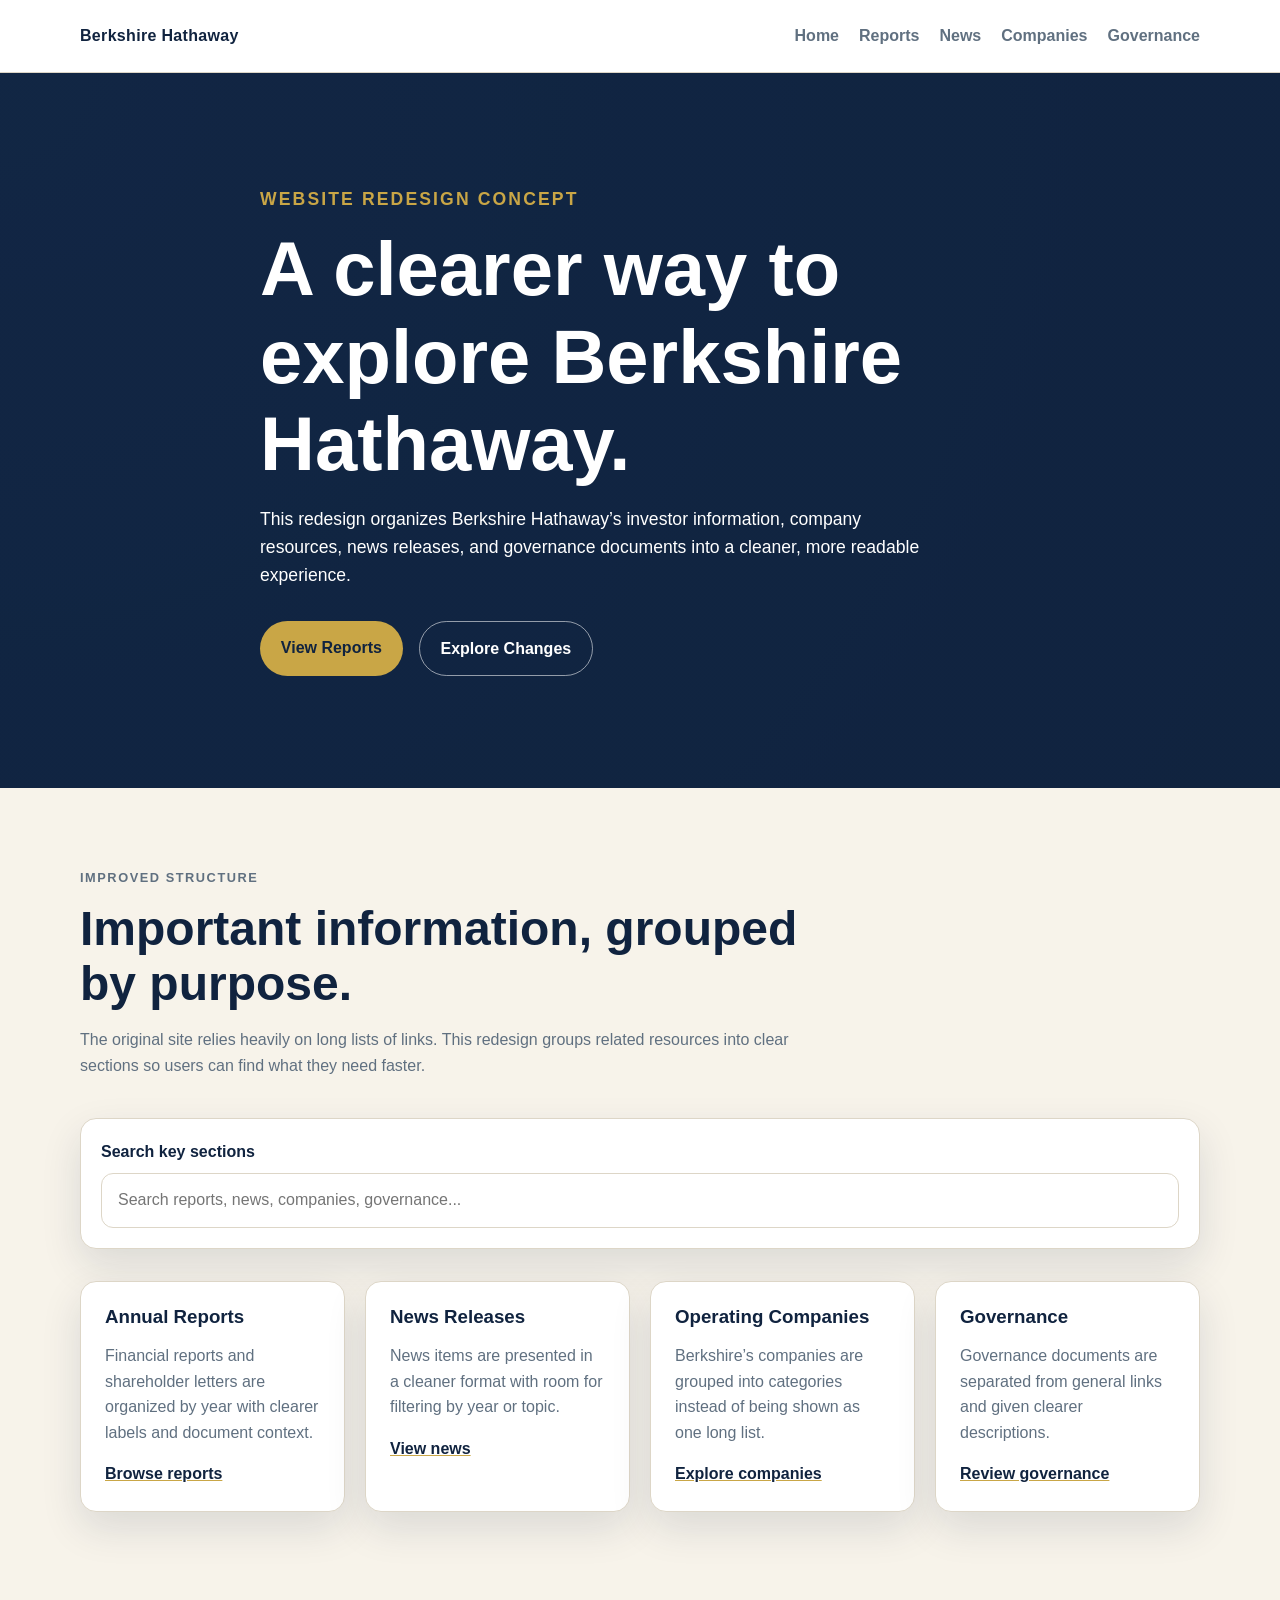
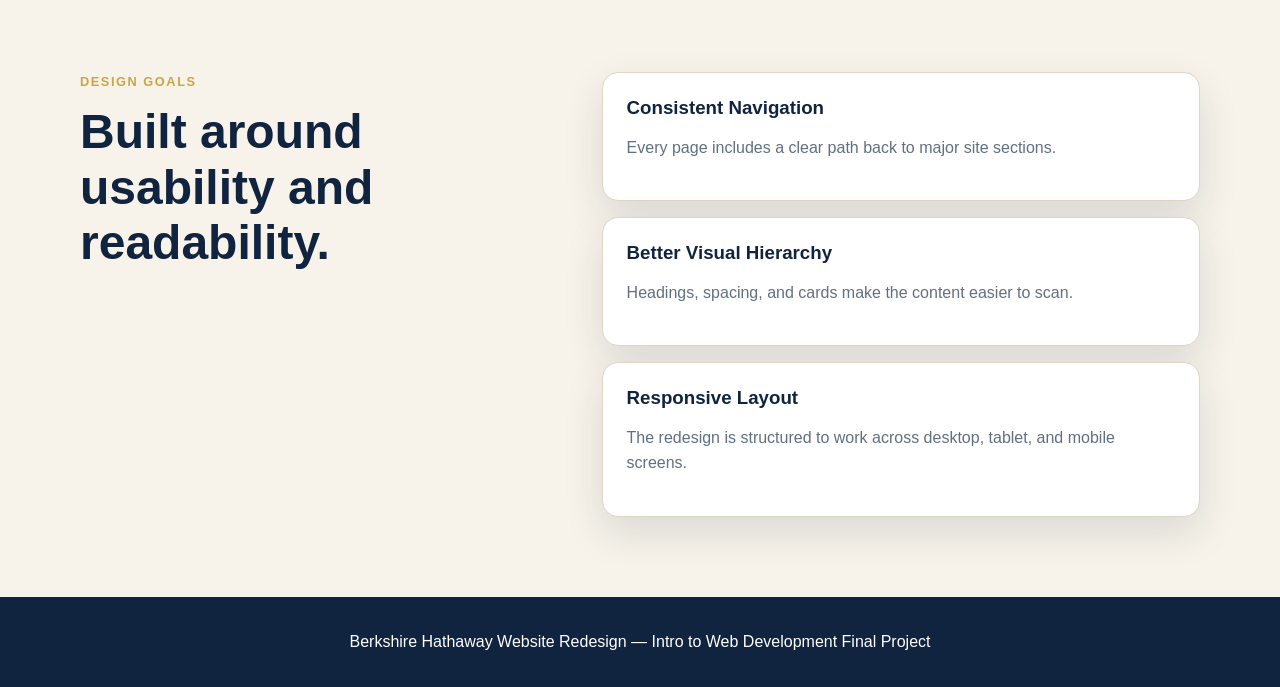
<file: index.html>
<!DOCTYPE html>
<html lang="en">
<head>
  <meta charset="UTF-8" />
  <meta name="viewport" content="width=device-width, initial-scale=1.0" />
  <title>Berkshire Hathaway Redesign</title>
  <link rel="stylesheet" href="css/styles.css" />
</head>
<body>
  <header class="site-header">
    <nav class="navbar">
      <a class="logo" href="index.html">Berkshire Hathaway</a>

      <button class="nav-toggle" aria-label="Toggle navigation">
        ☰
      </button>

      <ul class="nav-links">
        <li><a href="index.html">Home</a></li>
        <li><a href="reports.html">Reports</a></li>
        <li><a href="news.html">News</a></li>
        <li><a href="companies.html">Companies</a></li>
        <li><a href="governance.html">Governance</a></li>
      </ul>
    </nav>
  </header>

  <main>
    <section class="hero">
      <div class="hero-content">
        <p class="eyebrow">Website Redesign Concept</p>
        <h1>A clearer way to explore Berkshire Hathaway.</h1>
        <p>
          This redesign organizes Berkshire Hathaway’s investor information,
          company resources, news releases, and governance documents into a
          cleaner, more readable experience.
        </p>
        <div class="hero-actions">
          <a class="button primary" href="reports.html">View Reports</a>
          <a class="button secondary" href="#overview">Explore Changes</a>
        </div>
      </div>
    </section>

    <section id="overview" class="section">
      <div class="section-heading">
        <p class="eyebrow">Improved Structure</p>
        <h2>Important information, grouped by purpose.</h2>
        <p>
          The original site relies heavily on long lists of links. This redesign
          groups related resources into clear sections so users can find what
          they need faster.
        </p>
      </div>

      <div class="search-panel">
        <label for="siteSearch">Search key sections</label>
        <input
          type="search"
          id="siteSearch"
          placeholder="Search reports, news, companies, governance..."
        />
      </div>

      <div class="card-grid">
        <article class="card searchable-item" data-search="annual reports financial reports shareholder letters investor documents">
          <h3>Annual Reports</h3>
          <p>
            Financial reports and shareholder letters are organized by year with
            clearer labels and document context.
          </p>
          <a href="reports.html">Browse reports</a>
        </article>

        <article class="card searchable-item" data-search="news releases announcements press updates year topic">
          <h3>News Releases</h3>
          <p>
            News items are presented in a cleaner format with room for filtering
            by year or topic.
          </p>
          <a href="news.html">View news</a>
        </article>

        <article class="card searchable-item" data-search="operating companies insurance energy transportation retail consumer brands">
          <h3>Operating Companies</h3>
          <p>
            Berkshire’s companies are grouped into categories instead of being
            shown as one long list.
          </p>
          <a href="companies.html">Explore companies</a>
        </article>

        <article class="card searchable-item" data-search="governance documents policies corporate information stock sustainability">
          <h3>Governance</h3>
          <p>
            Governance documents are separated from general links and given
            clearer descriptions.
          </p>
          <a href="governance.html">Review governance</a>
        </article>
      </div>
    </section>

    <section class="section split-section">
      <div>
        <p class="eyebrow">Design Goals</p>
        <h2>Built around usability and readability.</h2>
      </div>

      <div class="feature-list">
        <div class="feature-item">
          <h3>Consistent Navigation</h3>
          <p>Every page includes a clear path back to major site sections.</p>
        </div>

        <div class="feature-item">
          <h3>Better Visual Hierarchy</h3>
          <p>Headings, spacing, and cards make the content easier to scan.</p>
        </div>

        <div class="feature-item">
          <h3>Responsive Layout</h3>
          <p>The redesign is structured to work across desktop, tablet, and mobile screens.</p>
        </div>
      </div>
    </section>
  </main>

  <footer class="site-footer">
    <p>
      Berkshire Hathaway Website Redesign &mdash; Intro to Web Development Final Project
    </p>
  </footer>

  <script src="js/script.js"></script>
</body>
</html>
</file>
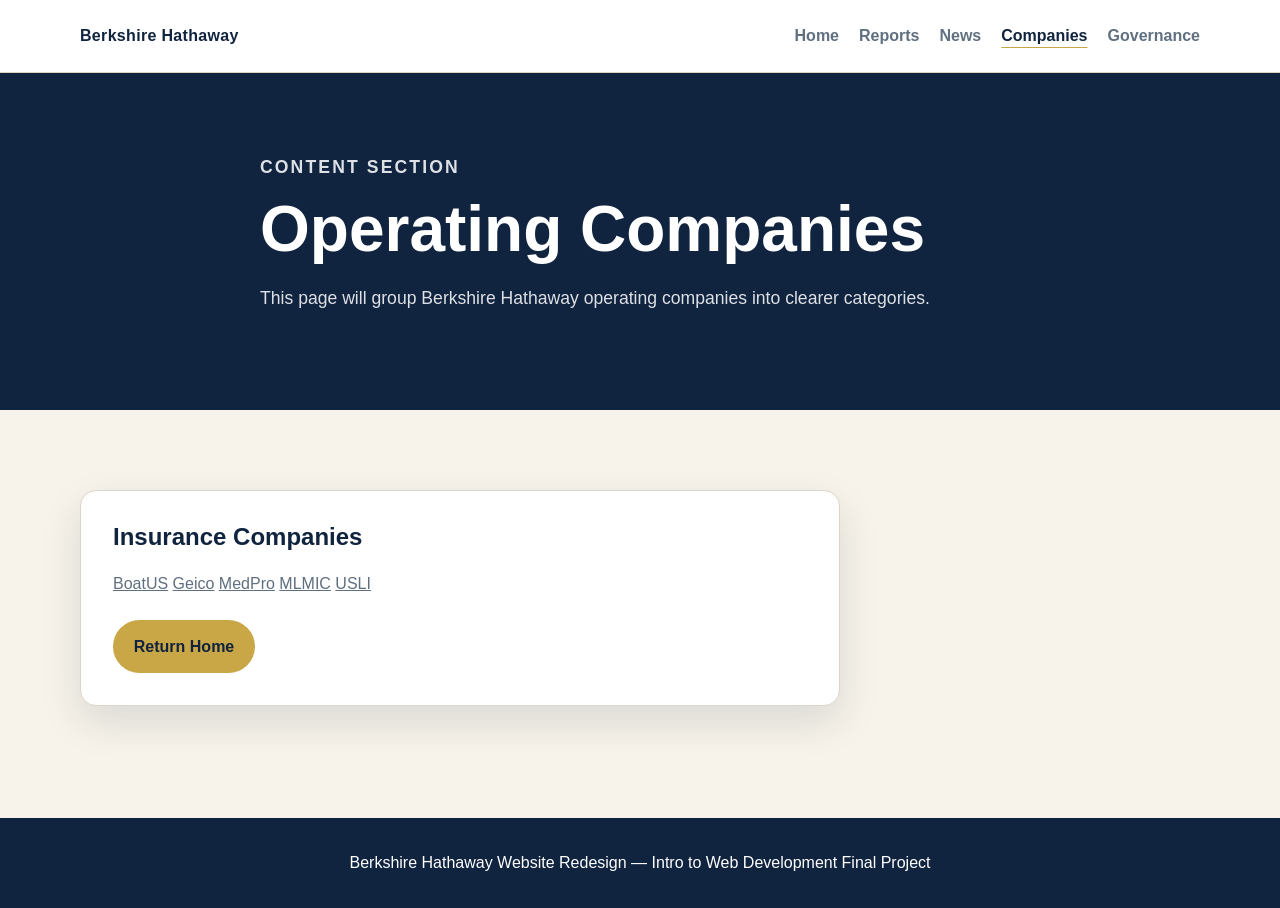
<file: companies.html>
<!DOCTYPE html>
<html lang="en">
<head>
  <meta charset="UTF-8" />
  <meta name="viewport" content="width=device-width, initial-scale=1.0" />
  <title>Companies | Berkshire Hathaway Redesign</title>
  <link rel="stylesheet" href="css/styles.css" />
</head>
<body>
  <header class="site-header">
    <nav class="navbar">
      <a class="logo" href="index.html">Berkshire Hathaway</a>

      <button class="nav-toggle" aria-label="Toggle navigation">
        ☰
      </button>

      <ul class="nav-links">
        <li><a href="index.html">Home</a></li>
        <li><a href="reports.html">Reports</a></li>
        <li><a href="news.html">News</a></li>
        <li><a class="active" href="companies.html">Companies</a></li>
        <li><a href="governance.html">Governance</a></li>
      </ul>
    </nav>
  </header>

  <main>
    <section class="page-hero">
      <div>
        <p class="eyebrow">Content Section</p>
        <h1>Operating Companies</h1>
        <p>
          This page will group Berkshire Hathaway operating companies into clearer categories.
        </p>
      </div>
    </section>

    <section class="section">
      <div class="placeholder-card">
        <h2>Insurance Companies</h2>
        <p>
          <a href="https://www.boatus.com/">BoatUS</a>
          <a href="https://www.geico.com/">Geico</a>
          <a href="https://www.medpro.com/">MedPro</a>
          <a href="https://www.mlmic.com/">MLMIC</a>
          <a href="https://www.usli.com/">USLI</a>
        </p>
        <a class="button primary" href="index.html">Return Home</a>
      </div>
    </section>
  </main>

  <footer class="site-footer">
    <p>
      Berkshire Hathaway Website Redesign &mdash; Intro to Web Development Final Project
    </p>
  </footer>

  <script src="js/script.js"></script>
</body>
</html>
</file>
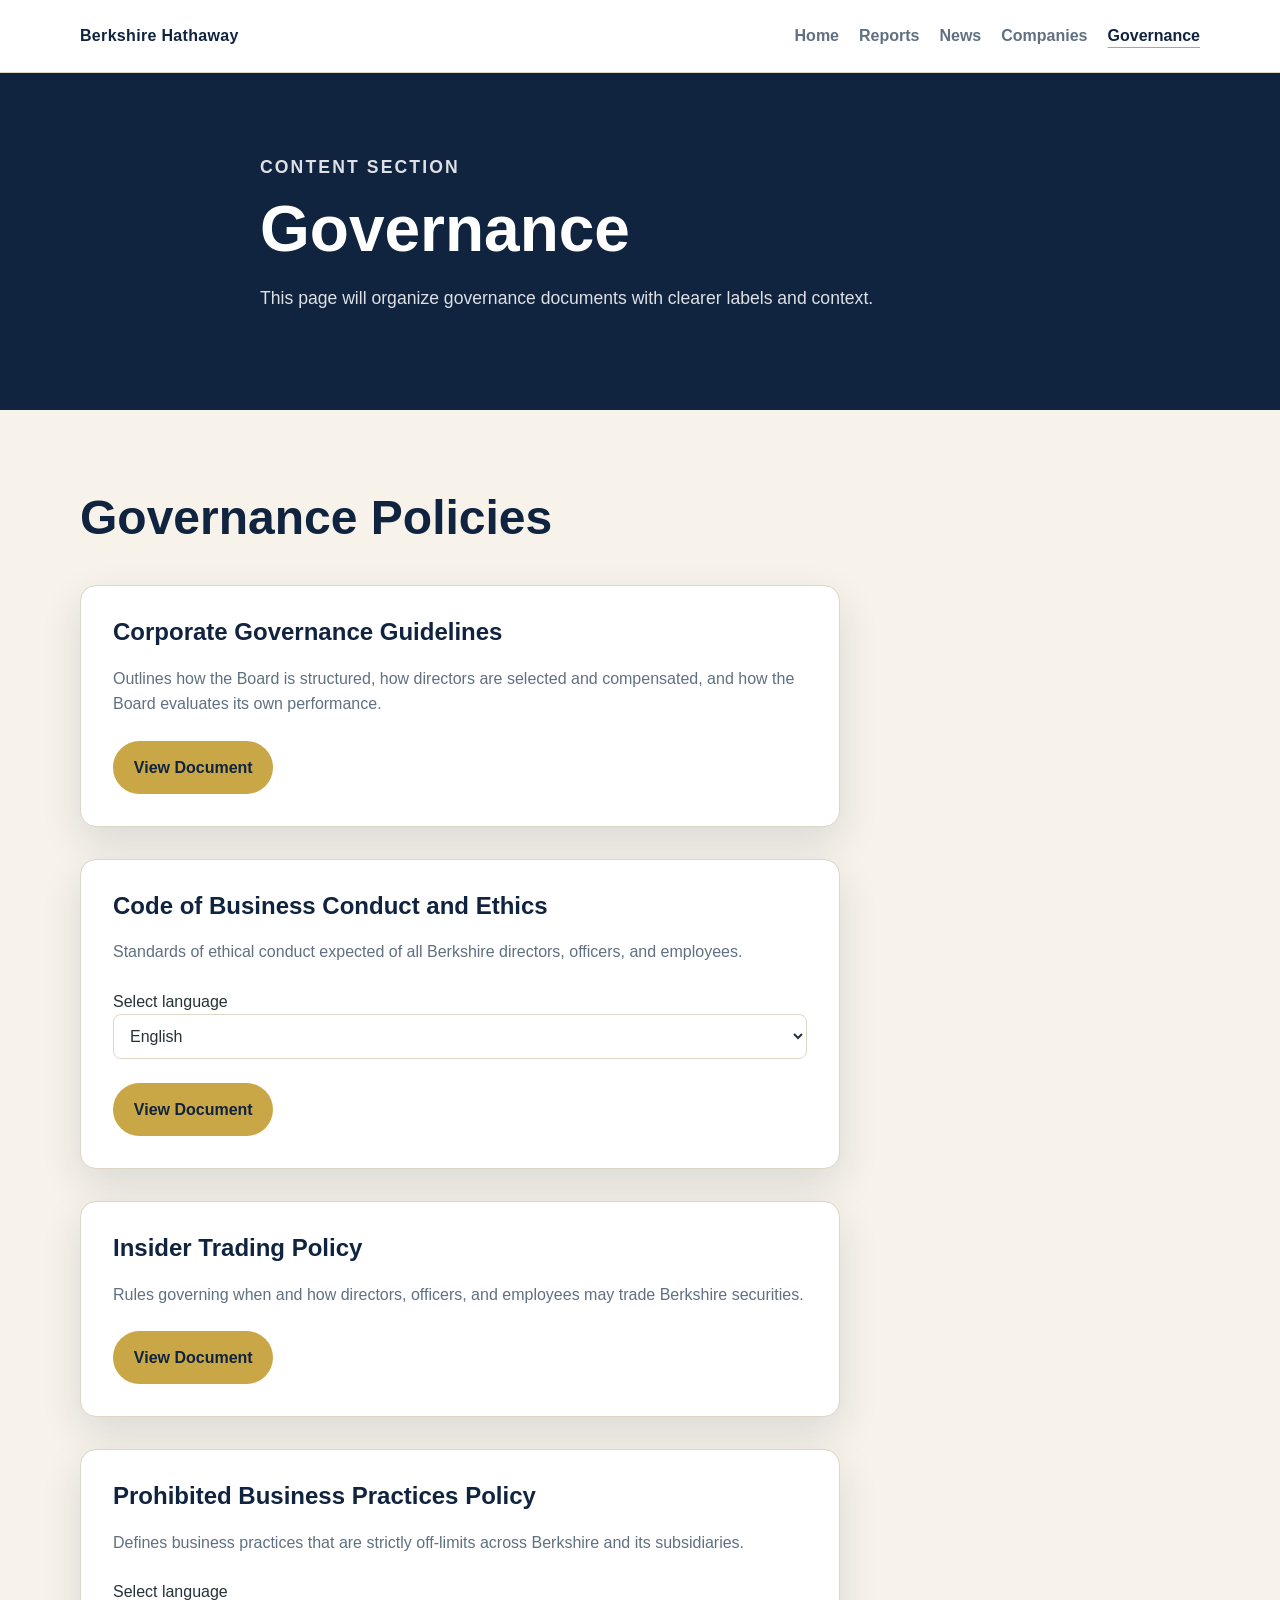
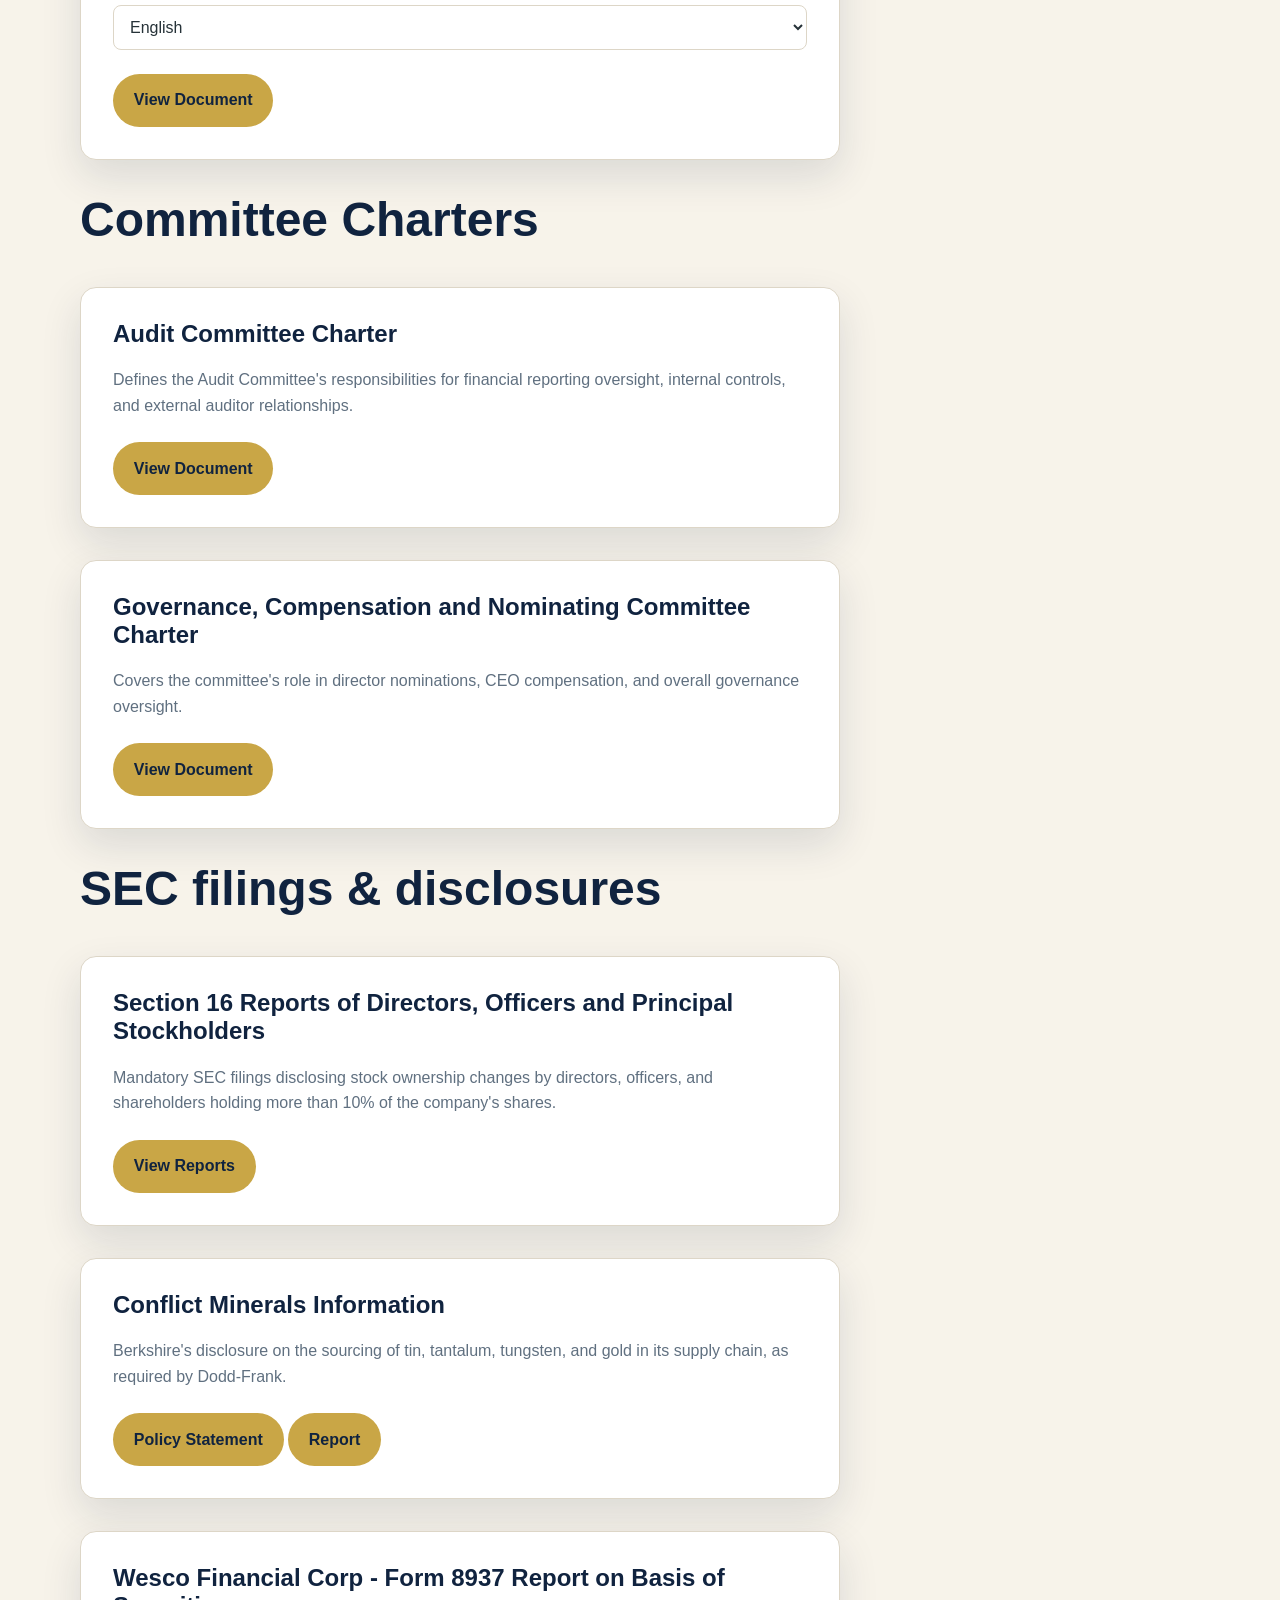
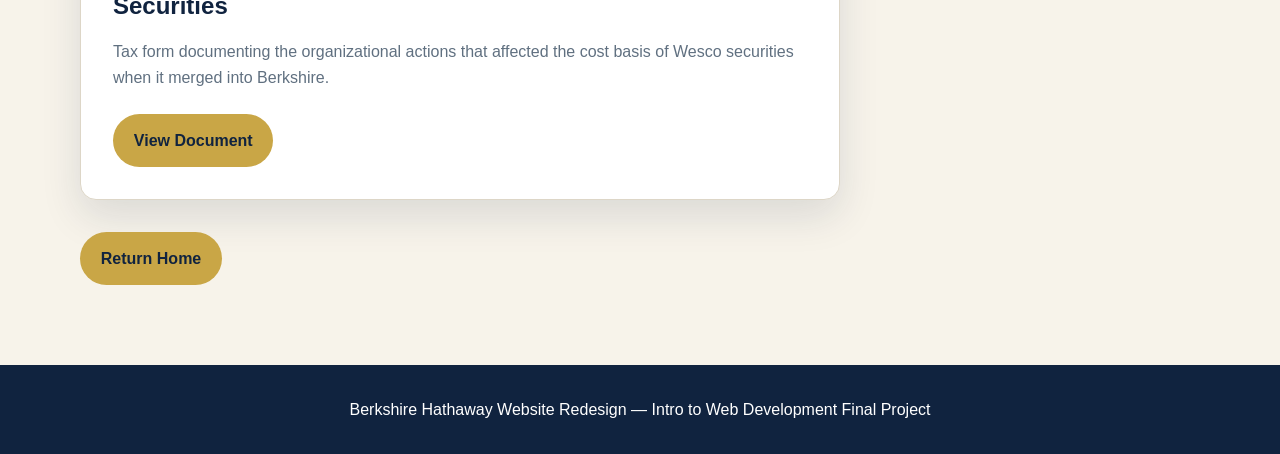
<file: governance.html>
<!DOCTYPE html>
<html lang="en">
<head>
  <meta charset="UTF-8" />
  <meta name="viewport" content="width=device-width, initial-scale=1.0" />
  <title>Governance | Berkshire Hathaway Redesign</title>
  <link rel="stylesheet" href="css/styles.css" />
</head>
<body>
  <header class="site-header">
    <nav class="navbar">
      <a class="logo" href="index.html">Berkshire Hathaway</a>

      <button class="nav-toggle" aria-label="Toggle navigation">
        ☰
      </button>

      <ul class="nav-links">
        <li><a href="index.html">Home</a></li>
        <li><a href="reports.html">Reports</a></li>
        <li><a href="news.html">News</a></li>
        <li><a href="companies.html">Companies</a></li>
        <li><a class="active" href="governance.html">Governance</a></li>
      </ul>
    </nav>
  </header>

  <main>
    <section class="page-hero">
      <div>
        <p class="eyebrow">Content Section</p>
        <h1>Governance</h1>
        <p>
          This page will organize governance documents with clearer labels and context.
        </p>
      </div>
    </section>

    <section class="section">
      <div class="section-heading">
        <h2>Governance Policies</h2>
      </div>
      <div class="placeholder-card">
        <h2>Corporate Governance Guidelines</h2>
        <p>
          Outlines how the Board is structured, how directors are selected and compensated, and how the Board evaluates its own performance.
        </p>
        <a class="button primary" href="https://www.berkshirehathaway.com/govern/corpgov.pdf">View Document</a>
      </div>
      <div class="placeholder-card">
        <h2>Code of Business Conduct and Ethics</h2>
        <p>Standards of ethical conduct expected of all Berkshire directors, officers, and employees.</p>
        <label for="language-select">Select language</label>
        <select class="report-select" id="language-select">
          <option value="https://www.berkshirehathaway.com/govern/ethics-2026.pdf">English</option>
          <option value="https://www.berkshirehathaway.com/govern/ethics-french-2026.pdf">French</option>
          <option value="https://www.berkshirehathaway.com/govern/ethics-german-2026.pdf">German</option>
          <option value="https://www.berkshirehathaway.com/govern/ethics-spanish-2026.pdf">Spanish</option>
          <option value="https://www.berkshirehathaway.com/govern/ethics-chinese-2026.pdf">Chinese</option>
          <option value="https://www.berkshirehathaway.com/govern/ethics-hindi-2026.pdf">Hindi</option>
        </select>
        <a class="button primary" id="doc-link" href="https://www.berkshirehathaway.com/govern/ethics-2026.pdf" target="_blank">View Document</a>
      </div>
      <div class="placeholder-card">
        <h2>Insider Trading Policy</h2>
        <p>
          Rules governing when and how directors, officers, and employees may trade Berkshire securities.
        </p>
        <a class="button primary" href="https://www.berkshirehathaway.com/govern/inside.pdf">View Document</a>
      </div>
      <div class="placeholder-card">
        <h2>Prohibited Business Practices Policy</h2>
        <p>Defines business practices that are strictly off-limits across Berkshire and its subsidiaries.</p>
        <label for="language-select">Select language</label>
        <select class="report-select" id="pbpp-language-select">
          <option value="https://www.berkshirehathaway.com/govern/pbpp-English-2026jan.pdf">English</option>
          <option value="https://www.berkshirehathaway.com/govern/pbpp-French-2026jan.pdf">French</option>
          <option value="https://www.berkshirehathaway.com/govern/pbpp-German-2026jan.pdf">German</option>
          <option value="https://www.berkshirehathaway.com/govern/pbpp-Spanish-2026jan.pdf">Spanish</option>
          <option value="https://www.berkshirehathaway.com/govern/pbpp-Chinese-2026jan.pdf">Chinese</option>
          <option value="https://www.berkshirehathaway.com/govern/pbpp-Hindi-2026jan.pdf">Hindi</option>
        </select>
        <a class="button primary" id="pbpp-doc-link" href="https://www.berkshirehathaway.com/govern/pbpp-English-2026jan.pdf" target="_blank">View Document</a>
      </div>
      <div class="section-heading">
        <h2>Committee Charters</h2>
      </div>
      <div class="placeholder-card">
        <h2>Audit Committee Charter</h2>
        <p>
          Defines the Audit Committee's responsibilities for financial reporting oversight, internal controls, and external auditor relationships.
        </p>
        <a class="button primary" href="https://www.berkshirehathaway.com/govern/audit.pdf">View Document</a>
      </div>
      <div class="placeholder-card">
        <h2>Governance, Compensation and Nominating Committee Charter</h2>
        <p>
          Covers the committee's role in director nominations, CEO compensation, and overall governance oversight.
        </p>
        <a class="button primary" href="https://www.berkshirehathaway.com/govern/comp.pdf">View Document</a>
      </div>
      <div class="section-heading">
        <h2>SEC filings & disclosures</h2>
      </div>
      <div class="placeholder-card">
        <h2>Section 16 Reports of Directors, Officers and Principal Stockholders</h2>
        <p>
          Mandatory SEC filings disclosing stock ownership changes by directors, officers, and shareholders holding more than 10% of the company's shares.
        </p>
        <a class="button primary" href="https://www.sec.gov/edgar/browse/?CIK=1067983&owner=only">View Reports</a>
      </div>
      <div class="placeholder-card">
        <h2>Conflict Minerals Information</h2>
        <p>
          Berkshire's disclosure on the sourcing of tin, tantalum, tungsten, and gold in its supply chain, as required by Dodd-Frank.
        </p>
        <a class="button primary" href="https://www.berkshirehathaway.com/govern/Conflict%20Minerals%20Policy.pdf">Policy Statement</a>
        <a class="button primary" href="https://www.berkshirehathaway.com/govern/2024ConflictMineralsReport.pdf">Report</a>
      </div>
      <div class="placeholder-card">
        <h2>Wesco Financial Corp - Form 8937 Report on Basis of Securities</h2>
        <p>
          Tax form documenting the organizational actions that affected the cost basis of Wesco securities when it merged into Berkshire.
        </p>
        <a class="button primary" href="https://www.berkshirehathaway.com/govern/Wesco%20Form%208937%20Report%20of%20Organizational%20Actions%20Affecting%20Basis%20in%20Securitites.pdf">View Document</a>
      </div>

      <a class="button primary" href="index.html">Return Home</a>
    </section>
  </main>

  <footer class="site-footer">
    <p>
      Berkshire Hathaway Website Redesign &mdash; Intro to Web Development Final Project
    </p>
  </footer>

  <script src="js/script.js"></script>
</body>
</html>
</file>
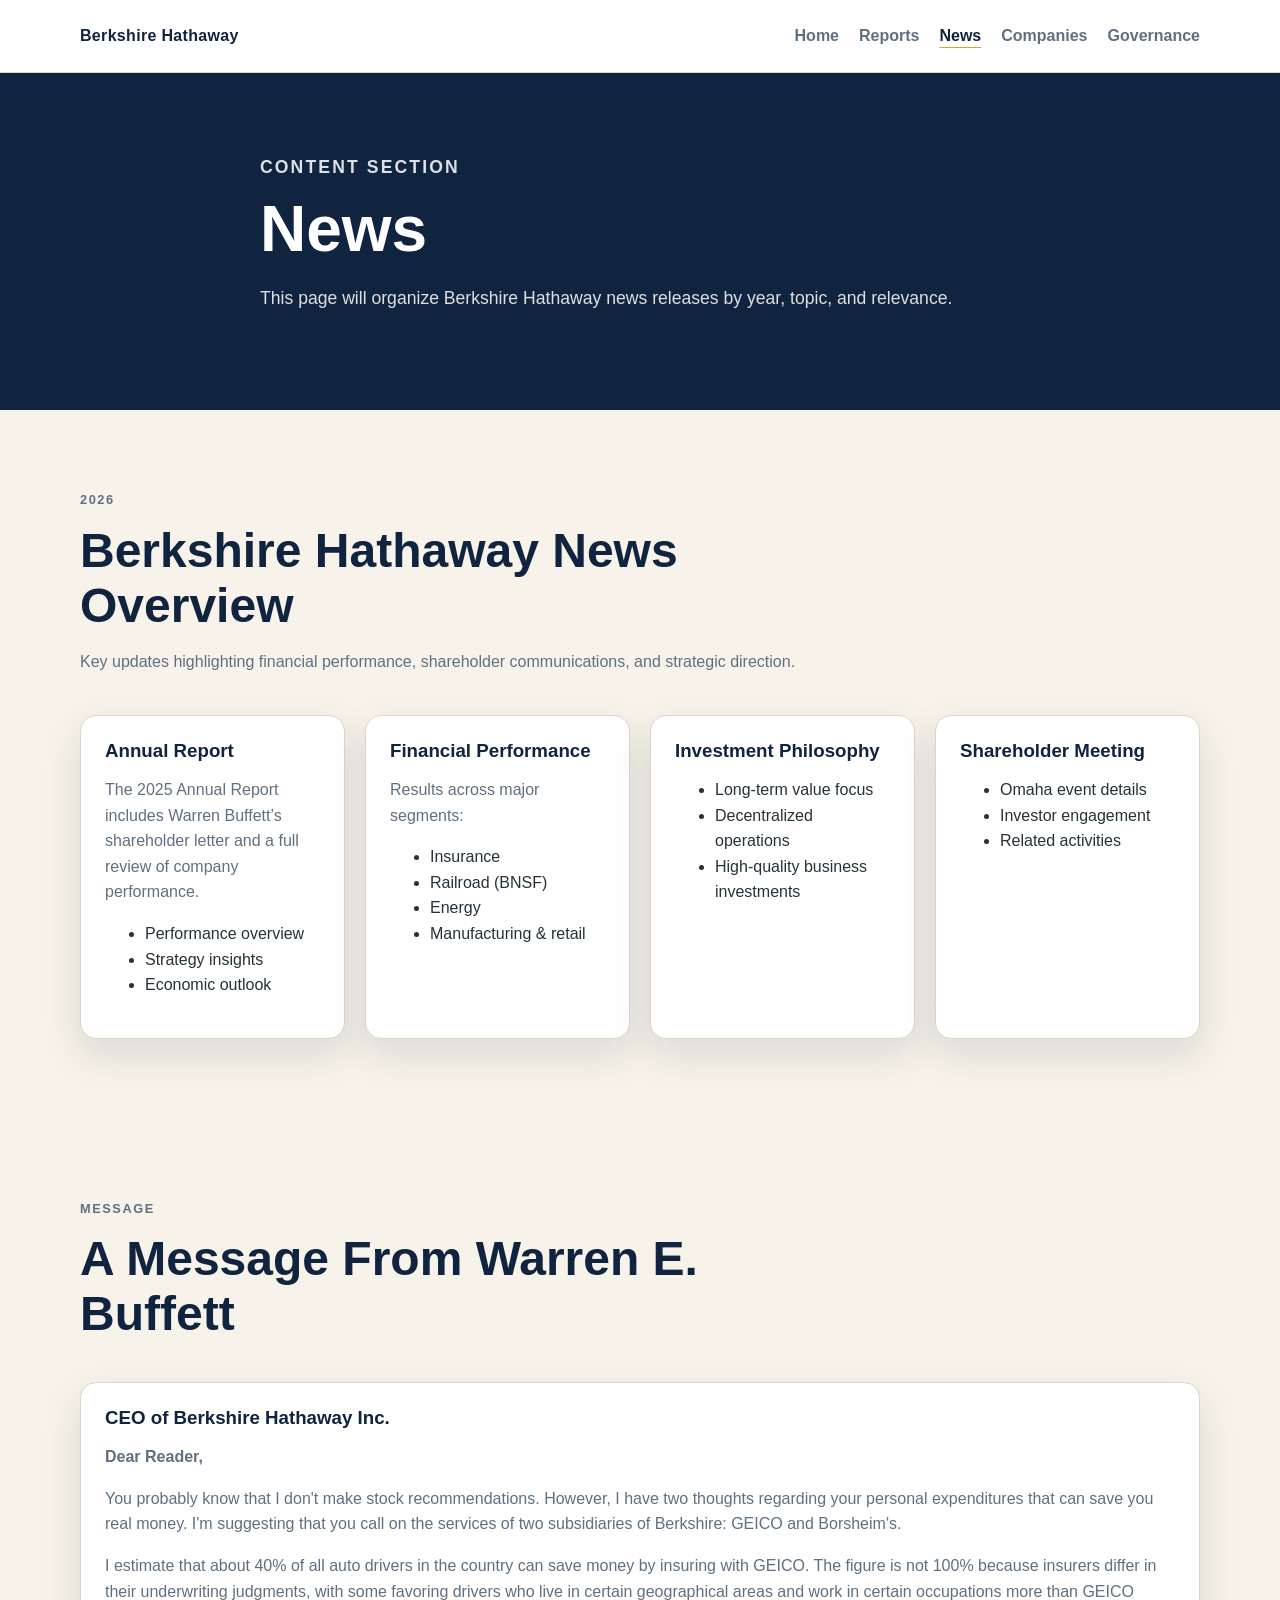
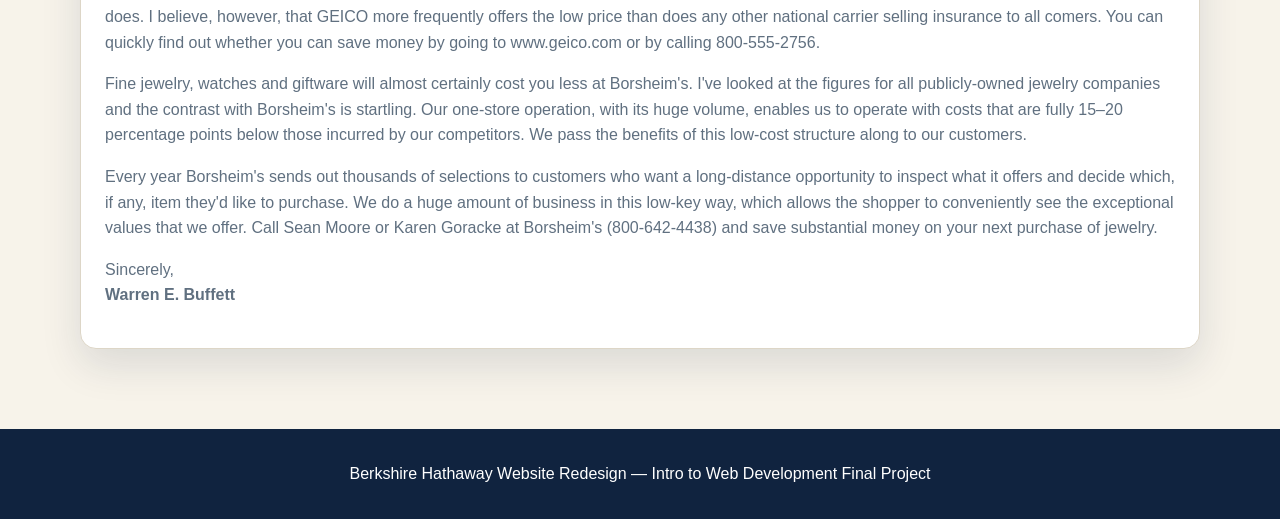
<file: news.html>
<!DOCTYPE html>
<html lang="en">
<head>
  <meta charset="UTF-8" />
  <meta name="viewport" content="width=device-width, initial-scale=1.0" />
  <title>News | Berkshire Hathaway Redesign</title>
  <link rel="stylesheet" href="css/styles.css" />
</head>
<body>
  <header class="site-header">
    <nav class="navbar">
      <a class="logo" href="index.html">Berkshire Hathaway</a>

      <button class="nav-toggle" aria-label="Toggle navigation">
        ☰
      </button>

      <ul class="nav-links">
        <li><a href="index.html">Home</a></li>
        <li><a href="reports.html">Reports</a></li>
        <li><a class="active" href="news.html">News</a></li>
        <li><a href="companies.html">Companies</a></li>
        <li><a href="governance.html">Governance</a></li>
      </ul>
    </nav>
  </header>

  <main>
    <section class="page-hero">
      <div>
        <p class="eyebrow">Content Section</p>
        <h1>News</h1>
        <p>
          This page will organize Berkshire Hathaway news releases by year, topic, and relevance.
        </p>
      </div>
    </section>

   <section class="section" id="berkshire-news-2026">

  <div class="section-heading">
    <p class="eyebrow">2026</p>
    <h2>Berkshire Hathaway News Overview</h2>
    <p>
      Key updates highlighting financial performance, shareholder communications,
      and strategic direction.
    </p>
  </div>

  <div class="card-grid">

    <div class="card">
      <h3>Annual Report</h3>
      <p>
        The 2025 Annual Report includes Warren Buffett’s shareholder letter
        and a full review of company performance.
      </p>
      <ul>
        <li>Performance overview</li>
        <li>Strategy insights</li>
        <li>Economic outlook</li>
      </ul>
    </div>

    <div class="card">
      <h3>Financial Performance</h3>
      <p>Results across major segments:</p>
      <ul>
        <li>Insurance</li>
        <li>Railroad (BNSF)</li>
        <li>Energy</li>
        <li>Manufacturing & retail</li>
      </ul>
    </div>

    <div class="card">
      <h3>Investment Philosophy</h3>
      <ul>
        <li>Long-term value focus</li>
        <li>Decentralized operations</li>
        <li>High-quality business investments</li>
      </ul>
    </div>

    <div class="card">
      <h3>Shareholder Meeting</h3>
      <ul>
        <li>Omaha event details</li>
        <li>Investor engagement</li>
        <li>Related activities</li>
      </ul>
    </div>

  </div>
</section>

    <section class="section" id="buffett-message">

  <div class="section-heading">
    <p class="eyebrow">Message</p>
    <h2>A Message From Warren E. Buffett</h2>
  </div>

  <div class="card">

    <div class="card-header">
      <h3>CEO of Berkshire Hathaway Inc.</h3>
    </div>

    <div class="card-body">

      <p><strong>Dear Reader,</strong></p>

      <p>
        You probably know that I don't make stock recommendations. However, I have two thoughts 
        regarding your personal expenditures that can save you real money. I'm suggesting that 
        you call on the services of two subsidiaries of Berkshire: GEICO and Borsheim's.
      </p>

      <p>
        I estimate that about 40% of all auto drivers in the country can save money by insuring 
        with GEICO. The figure is not 100% because insurers differ in their underwriting judgments, 
        with some favoring drivers who live in certain geographical areas and work in certain 
        occupations more than GEICO does. I believe, however, that GEICO more frequently offers 
        the low price than does any other national carrier selling insurance to all comers. You can 
        quickly find out whether you can save money by going to www.geico.com or by calling 
        800-555-2756.
      </p>

      <p>
        Fine jewelry, watches and giftware will almost certainly cost you less at Borsheim's. I've 
        looked at the figures for all publicly-owned jewelry companies and the contrast with Borsheim's 
        is startling. Our one-store operation, with its huge volume, enables us to operate with costs 
        that are fully 15–20 percentage points below those incurred by our competitors. We pass the 
        benefits of this low-cost structure along to our customers.
      </p>

      <p>
        Every year Borsheim's sends out thousands of selections to customers who want a long-distance 
        opportunity to inspect what it offers and decide which, if any, item they'd like to purchase. 
        We do a huge amount of business in this low-key way, which allows the shopper to conveniently 
        see the exceptional values that we offer. Call Sean Moore or Karen Goracke at Borsheim's 
        (800-642-4438) and save substantial money on your next purchase of jewelry.
      </p>

      <p class="card-signature">
        Sincerely,<br>
        <strong>Warren E. Buffett</strong>
      </p>

    </div>
  </div>

</section>
  </main>

  <footer class="site-footer">
    <p>
      Berkshire Hathaway Website Redesign &mdash; Intro to Web Development Final Project
    </p>
  </footer>

  <script src="js/script.js"></script>
</body>
</html>
</file>
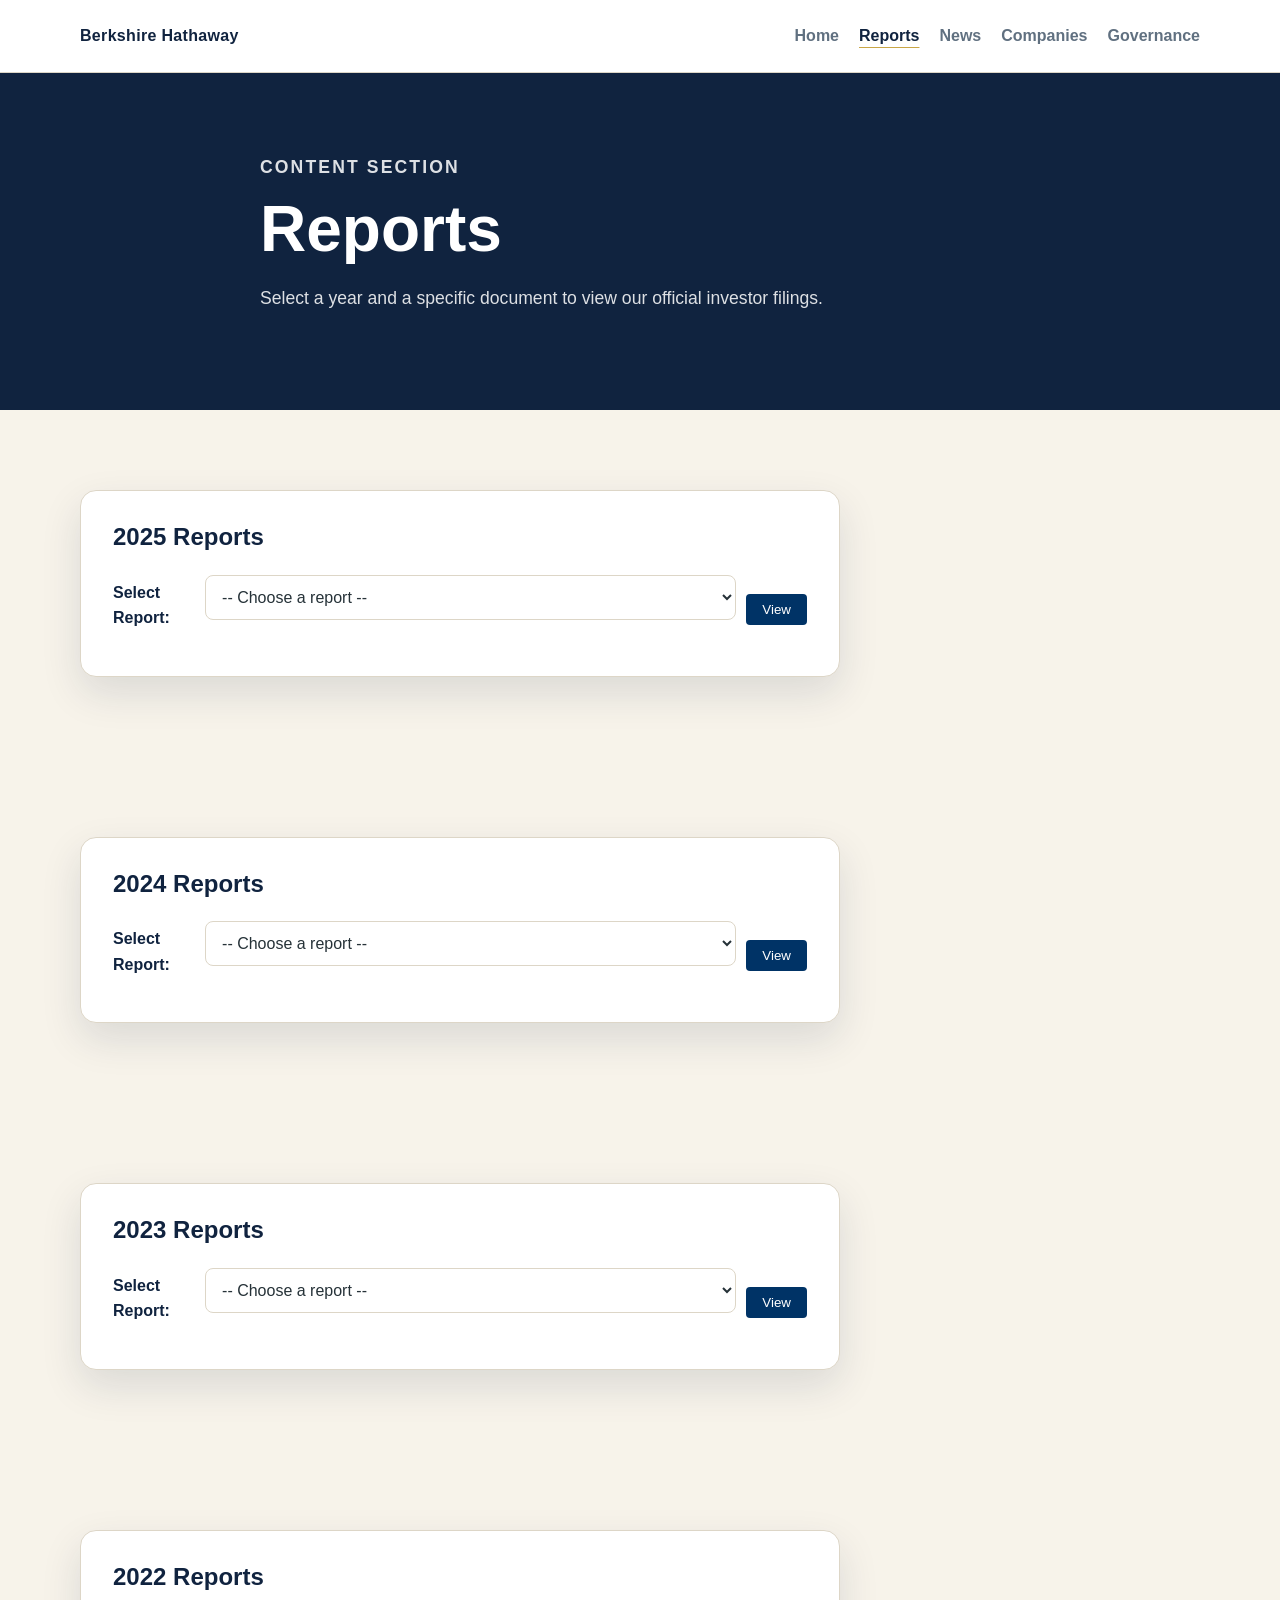
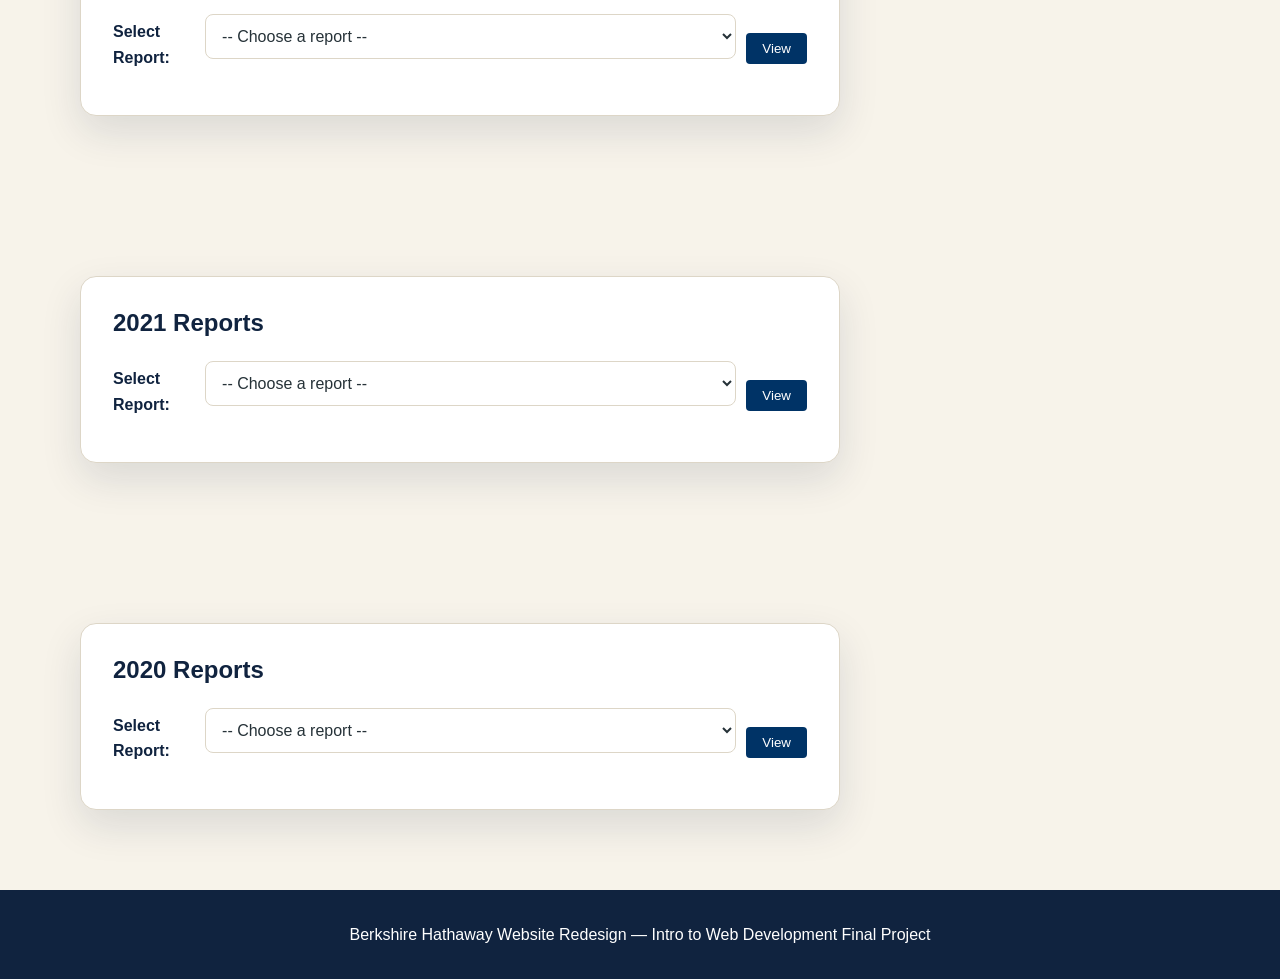
<file: reports.html>
<!DOCTYPE html>
<html lang="en">
<head>
  <meta charset="UTF-8" />
  <meta name="viewport" content="width=device-width, initial-scale=1.0" />
  <title>Reports | Berkshire Hathaway Redesign</title>
  <link rel="stylesheet" href="css/styles.css" />
  <style>
    .report-form {
      display: flex;
      gap: 10px;
      align-items: center;
      margin-top: 10px;
    }
    .btn-view {
      padding: 8px 16px;
      background-color: #003366; 
      color: white;
      border: none;
      border-radius: 4px;
      cursor: pointer;
    }
    .btn-view:hover {
      background-color: #00509e;
    }
  </style>
</head>
<body>
  <header class="site-header">
    <nav class="navbar">
      <a class="logo" href="index.html">Berkshire Hathaway</a>

      <button class="nav-toggle" aria-label="Toggle navigation">
        ☰
      </button>

      <ul class="nav-links">
        <li><a href="index.html">Home</a></li>
        <li><a class="active" href="reports.html">Reports</a></li>
        <li><a href="news.html">News</a></li>
        <li><a href="companies.html">Companies</a></li>
        <li><a href="governance.html">Governance</a></li>
      </ul>
    </nav>
  </header>

  <main>
    <section class="page-hero">
      <div>
        <p class="eyebrow">Content Section</p>
        <h1>Reports</h1>
        <p>
          Select a year and a specific document to view our official investor filings.
        </p>
      </div>
    </section>

    <section class="section">
      <div class="report-card">
        <h2>2025 Reports</h2>
        <form class="report-form" onsubmit="const val = this.reports.value; if(val) window.open(val, '_blank'); return false;">
          <label for="reports-2025">Select Report:</label>
          <select id="reports-2025" name="reports" class="report-select">
            <option value="">-- Choose a report --</option>
            <option value="https://www.berkshirehathaway.com/qtrly/1stqtr25.pdf">Quarter 1 (PDF)</option>
            <option value="https://www.berkshirehathaway.com/qtrly/2ndqtr25.pdf">Quarter 2 (PDF)</option>
            <option value="https://www.berkshirehathaway.com/qtrly/3rdqtr25.pdf">Quarter 3 (PDF)</option>
            <option value="https://www.berkshirehathaway.com/2025ar/2025ar.pdf">Annual Report (PDF)</option>
            <option value="https://www.berkshirehathaway.com/2025ar/202510-k.pdf">SEC Form 10-K (PDF)</option>
          </select>
          <button type="submit" class="btn-view">View</button>
        </form>
      </div>
    </section>

    <section class="section">
      <div class="report-card">
        <h2>2024 Reports</h2>
        <form class="report-form" onsubmit="const val = this.reports.value; if(val) window.open(val, '_blank'); return false;">
          <label for="reports-2024">Select Report:</label>
          <select id="reports-2024" name="reports" class="report-select">
            <option value="">-- Choose a report --</option>
            <option value="https://www.berkshirehathaway.com/qtrly/1stqtr24.pdf">Quarter 1 (PDF)</option>
            <option value="https://www.berkshirehathaway.com/qtrly/2ndqtr24.pdf">Quarter 2 (PDF)</option>
            <option value="https://www.berkshirehathaway.com/qtrly/3rdqtr24.pdf">Quarter 3 (PDF)</option>
            <option value="https://www.berkshirehathaway.com/2024ar/2024ar.pdf">Annual Report (PDF)</option>
            <option value="https://www.berkshirehathaway.com/2024ar/202410-k.pdf">SEC Form 10-K (PDF)</option>
          </select>
          <button type="submit" class="btn-view">View</button>
        </form>
      </div>
    </section>

    <section class="section">
      <div class="report-card">
        <h2>2023 Reports</h2>
        <form class="report-form" onsubmit="const val = this.reports.value; if(val) window.open(val, '_blank'); return false;">
          <label for="reports-2024">Select Report:</label>
          <select id="reports-2024" name="reports" class="report-select">
            <option value="">-- Choose a report --</option>
            <option value="https://www.berkshirehathaway.com/qtrly/1stqtr23.pdf">Quarter 1 (PDF)</option>
            <option value="https://www.berkshirehathaway.com/qtrly/2ndqtr23.pdf">Quarter 2 (PDF)</option>
            <option value="https://www.berkshirehathaway.com/qtrly/3rdqtr23.pdf">Quarter 3 (PDF)</option>
            <option value="https://www.berkshirehathaway.com/2023ar/2023ar.pdf">Annual Report (PDF)</option>
            <option value="https://www.berkshirehathaway.com/2023ar/202310-k.pdf">SEC Form 10-K (PDF)</option>
          </select>
          <button type="submit" class="btn-view">View</button>
        </form>
      </div>
    </section>

    <section class="section">
      <div class="report-card">
        <h2>2022 Reports</h2>
        <form class="report-form" onsubmit="const val = this.reports.value; if(val) window.open(val, '_blank'); return false;">
          <label for="reports-2024">Select Report:</label>
          <select id="reports-2024" name="reports" class="report-select">
            <option value="">-- Choose a report --</option>
            <option value="https://www.berkshirehathaway.com/qtrly/1stqtr22.pdf">Quarter 1 (PDF)</option>
            <option value="https://www.berkshirehathaway.com/qtrly/2ndqtr22.pdf">Quarter 2 (PDF)</option>
            <option value="https://www.berkshirehathaway.com/qtrly/3rdqtr22.pdf">Quarter 3 (PDF)</option>
            <option value="https://www.berkshirehathaway.com/2022ar/2022ar.pdf">Annual Report (PDF)</option>
            <option value="https://www.berkshirehathaway.com/2022ar/202210-k.pdf">SEC Form 10-K (PDF)</option>
          </select>
          <button type="submit" class="btn-view">View</button>
        </form>
      </div>
    </section>

    <section class="section">
      <div class="report-card">
        <h2>2021 Reports</h2>
        <form class="report-form" onsubmit="const val = this.reports.value; if(val) window.open(val, '_blank'); return false;">
          <label for="reports-2024">Select Report:</label>
          <select id="reports-2024" name="reports" class="report-select">
            <option value="">-- Choose a report --</option>
            <option value="https://www.berkshirehathaway.com/qtrly/1stqtr21.pdf">Quarter 1 (PDF)</option>
            <option value="https://www.berkshirehathaway.com/qtrly/2ndqtr21.pdf">Quarter 2 (PDF)</option>
            <option value="https://www.berkshirehathaway.com/qtrly/3rdqtr21.pdf">Quarter 3 (PDF)</option>
            <option value="https://www.berkshirehathaway.com/2021ar/2021ar.pdf">Annual Report (PDF)</option>
            <option value="https://www.berkshirehathaway.com/2021ar/202110-k.pdf">SEC Form 10-K (PDF)</option>
          </select>
          <button type="submit" class="btn-view">View</button>
        </form>
      </div>
    </section>

    <section class="section">
      <div class="report-card">
        <h2>2020 Reports</h2>
        <form class="report-form" onsubmit="const val = this.reports.value; if(val) window.open(val, '_blank'); return false;">
          <label for="reports-2024">Select Report:</label>
          <select id="reports-2024" name="reports" class="report-select">
            <option value="">-- Choose a report --</option>
            <option value="https://www.berkshirehathaway.com/qtrly/1stqtr20.pdf">Quarter 1 (PDF)</option>
            <option value="https://www.berkshirehathaway.com/qtrly/2ndqtr20.pdf">Quarter 2 (PDF)</option>
            <option value="https://www.berkshirehathaway.com/qtrly/3rdqtr20.pdf">Quarter 3 (PDF)</option>
            <option value="https://www.berkshirehathaway.com/2020ar/2020ar.pdf">Annual Report (PDF)</option>
            <option value="https://www.berkshirehathaway.com/2020ar/202010-k.pdf">SEC Form 10-K (PDF)</option>
          </select>
          <button type="submit" class="btn-view">View</button>
        </form>
      </div>
    </section>
    </main>

  <footer class="site-footer">
    <p>
      Berkshire Hathaway Website Redesign &mdash; Intro to Web Development Final Project
    </p>
  </footer>

  <script src="js/script.js"></script>
</body>
</html>
</file>
<file: css/styles.css>
:root {
  --navy: #10233f;
  --navy-light: #18365f;
  --gold: #c9a646;
  --cream: #f7f3ea;
  --white: #ffffff;
  --text: #263238;
  --muted: #607080;
  --border: #ddd6c7;
  --shadow: 0 16px 40px rgba(16, 35, 63, 0.12);
}

* {
  box-sizing: border-box;
}

html {
  scroll-behavior: smooth;
}

body {
  margin: 0;
  font-family: Arial, Helvetica, sans-serif;
  color: var(--text);
  background: var(--cream);
  line-height: 1.6;
}

a {
  color: inherit;
}

.site-header {
  background: var(--white);
  border-bottom: 1px solid var(--border);
  position: sticky;
  top: 0;
  z-index: 10;
}

.navbar {
  width: min(1120px, 92%);
  margin: 0 auto;
  min-height: 72px;
  display: flex;
  align-items: center;
  justify-content: space-between;
  gap: 1.5rem;
}

.logo {
  font-weight: 700;
  color: var(--navy);
  text-decoration: none;
  letter-spacing: 0.02em;
}

.nav-links {
  list-style: none;
  display: flex;
  gap: 1.25rem;
  padding: 0;
  margin: 0;
}

.nav-links a {
  text-decoration: none;
  color: var(--muted);
  font-weight: 600;
}

.nav-links a:hover,
.nav-links a:focus {
  color: var(--navy);
}

.nav-toggle {
  display: none;
  border: 0;
  background: var(--navy);
  color: var(--white);
  padding: 0.5rem 0.75rem;
  border-radius: 0.5rem;
  font-size: 1.25rem;
  cursor: pointer;
}

.hero {
  background:
    linear-gradient(rgba(16, 35, 63, 0.84), rgba(16, 35, 63, 0.84)),
    radial-gradient(circle at top left, var(--navy-light), var(--navy));
  color: var(--white);
  padding: 7rem 0;
}

.hero-content {
  width: min(1120px, 92%);
  margin: 0 auto;
  max-width: 760px;
}

.eyebrow {
  margin: 0 0 0.75rem;
  color: var(--gold);
  font-weight: 700;
  text-transform: uppercase;
  letter-spacing: 0.12em;
  font-size: 0.8rem;
}

h1,
h2,
h3 {
  line-height: 1.15;
  margin-top: 0;
  color: var(--navy);
}

.hero h1 {
  color: var(--white);
  font-size: clamp(2.5rem, 6vw, 4.75rem);
  margin-bottom: 1rem;
}

.hero p {
  font-size: 1.1rem;
  max-width: 660px;
}

.hero-actions {
  display: flex;
  gap: 1rem;
  flex-wrap: wrap;
  margin-top: 2rem;
}

.button {
  display: inline-block;
  text-decoration: none;
  font-weight: 700;
  border-radius: 999px;
  padding: 0.85rem 1.3rem;
}

.button.primary {
  background: var(--gold);
  color: var(--navy);
}

.button.secondary {
  border: 1px solid rgba(255, 255, 255, 0.55);
  color: var(--white);
}

.section {
  width: min(1120px, 92%);
  margin: 0 auto;
  padding: 5rem 0;
}

.section-heading {
  max-width: 720px;
  margin-bottom: 2.5rem;
}

.section-heading h2,
.split-section h2 {
  font-size: clamp(2rem, 4vw, 3rem);
  margin-bottom: 1rem;
}

.card-grid {
  display: grid;
  grid-template-columns: repeat(4, 1fr);
  gap: 1.25rem;
}

.card,
.feature-item {
  background: var(--white);
  border: 1px solid var(--border);
  border-radius: 1rem;
  padding: 1.5rem;
  box-shadow: var(--shadow);
}

.card h3,
.feature-item h3 {
  margin-bottom: 0.75rem;
}

.card p,
.feature-item p,
.section-heading p {
  color: var(--muted);
}

.card a {
  color: var(--navy);
  font-weight: 700;
  text-decoration-color: var(--gold);
}

.split-section {
  display: grid;
  grid-template-columns: 0.9fr 1.1fr;
  gap: 2rem;
  align-items: start;
}

.feature-list {
  display: grid;
  gap: 1rem;
}

.site-footer {
  background: var(--navy);
  color: var(--white);
  text-align: center;
  padding: 2rem 1rem;
}

.site-footer p {
  margin: 0;
}

@media (max-width: 850px) {
  .nav-toggle {
    display: block;
  }

  .nav-links {
    display: none;
    position: absolute;
    top: 72px;
    left: 0;
    right: 0;
    background: var(--white);
    border-bottom: 1px solid var(--border);
    flex-direction: column;
    padding: 1rem 4%;
  }

  .nav-links.show {
    display: flex;
  }

  .card-grid,
  .split-section {
    grid-template-columns: 1fr;
  }

  .hero {
    padding: 5rem 0;
  }
}

@media (max-width: 520px) {
  .navbar {
    width: 94%;
  }

  .section {
    width: 94%;
    padding: 3.5rem 0;
  }

  .hero-actions {
    flex-direction: column;
  }

  .button {
    text-align: center;
  }
}
.page-hero {
  background: var(--navy);
  color: var(--white);
  padding: 5rem 0;
}

.page-hero > div {
  width: min(1120px, 92%);
  margin: 0 auto;
  max-width: 760px;
}

.page-hero h1 {
  color: var(--white);
  font-size: clamp(2.5rem, 5vw, 4rem);
  margin-bottom: 1rem;
}

.page-hero p {
  color: rgba(255, 255, 255, 0.86);
  font-size: 1.1rem;
}

.nav-links a.active {
  color: var(--navy);
  text-decoration: underline;
  text-decoration-color: var(--gold);
  text-underline-offset: 0.35rem;
}

.placeholder-card {
  background: var(--white);
  border: 1px solid var(--border);
  border-radius: 1rem;
  box-shadow: var(--shadow);
  padding: 2rem;
  max-width: 760px;
  margin-bottom: 2rem;
}

.placeholder-card p {
  color: var(--muted);
  margin-bottom: 1.5rem;
}

.placeholder-card p {
  color: var(--muted);
  margin-bottom: 1.5rem;
}

.report-card {
  background: var(--white);
  border: 1px solid var(--border);
  border-radius: 1rem;
  box-shadow: var(--shadow);
  padding: 2rem;
  max-width: 760px;
}

.report-card h2 {
  margin-bottom: 1.5rem;
}

.report-card label {
  display: block;
  font-weight: 600;
  color: var(--navy);
  margin-bottom: 0.5rem;
}

.report-select {
  width: 100%;
  padding: 0.75rem;
  border: 1px solid var(--border);
  border-radius: 0.5rem;
  font-size: 1rem;
  background: var(--white);
  color: var(--text);
  cursor: pointer;
  margin-bottom: 1.5rem;
  transition: border-color 0.3s ease;
}

.report-select:hover,
.report-select:focus {
  border-color: var(--gold);
  outline: none;
}

.report-content {
  margin-top: 1.5rem;
  padding: 1.5rem;
  background: rgba(201, 166, 70, 0.08);
  border-left: 4px solid var(--gold);
  border-radius: 0.5rem;
  min-height: 100px;
  display: none;
  color: var(--muted);
  text-align: center;
}

.report-content.active {
  background: var(--cream);
  color: var(--text);
  display: block;
  text-align: left;
}

.report-link {
  display: inline-block;
  margin-top: 1rem;
  padding: 0.75rem 1.5rem;
  background: var(--gold);
  color: var(--navy);
  text-decoration: none;
  border-radius: 0.5rem;
  font-weight: 600;
  transition: background-color 0.3s ease;
}

.report-link:hover {
  background: #b8952f;
}

.search-panel {
  background: var(--white);
  border: 1px solid var(--border);
  border-radius: 1rem;
  box-shadow: var(--shadow);
  padding: 1.25rem;
  margin-bottom: 2rem;
}

.search-panel label {
  display: block;
  color: var(--navy);
  font-weight: 700;
  margin-bottom: 0.5rem;
}

.search-panel input {
  width: 100%;
  border: 1px solid var(--border);
  border-radius: 0.75rem;
  padding: 0.85rem 1rem;
  font: inherit;
}

.search-panel input:focus {
  outline: 3px solid rgba(201, 166, 70, 0.35);
  border-color: var(--gold);
}
</file>
